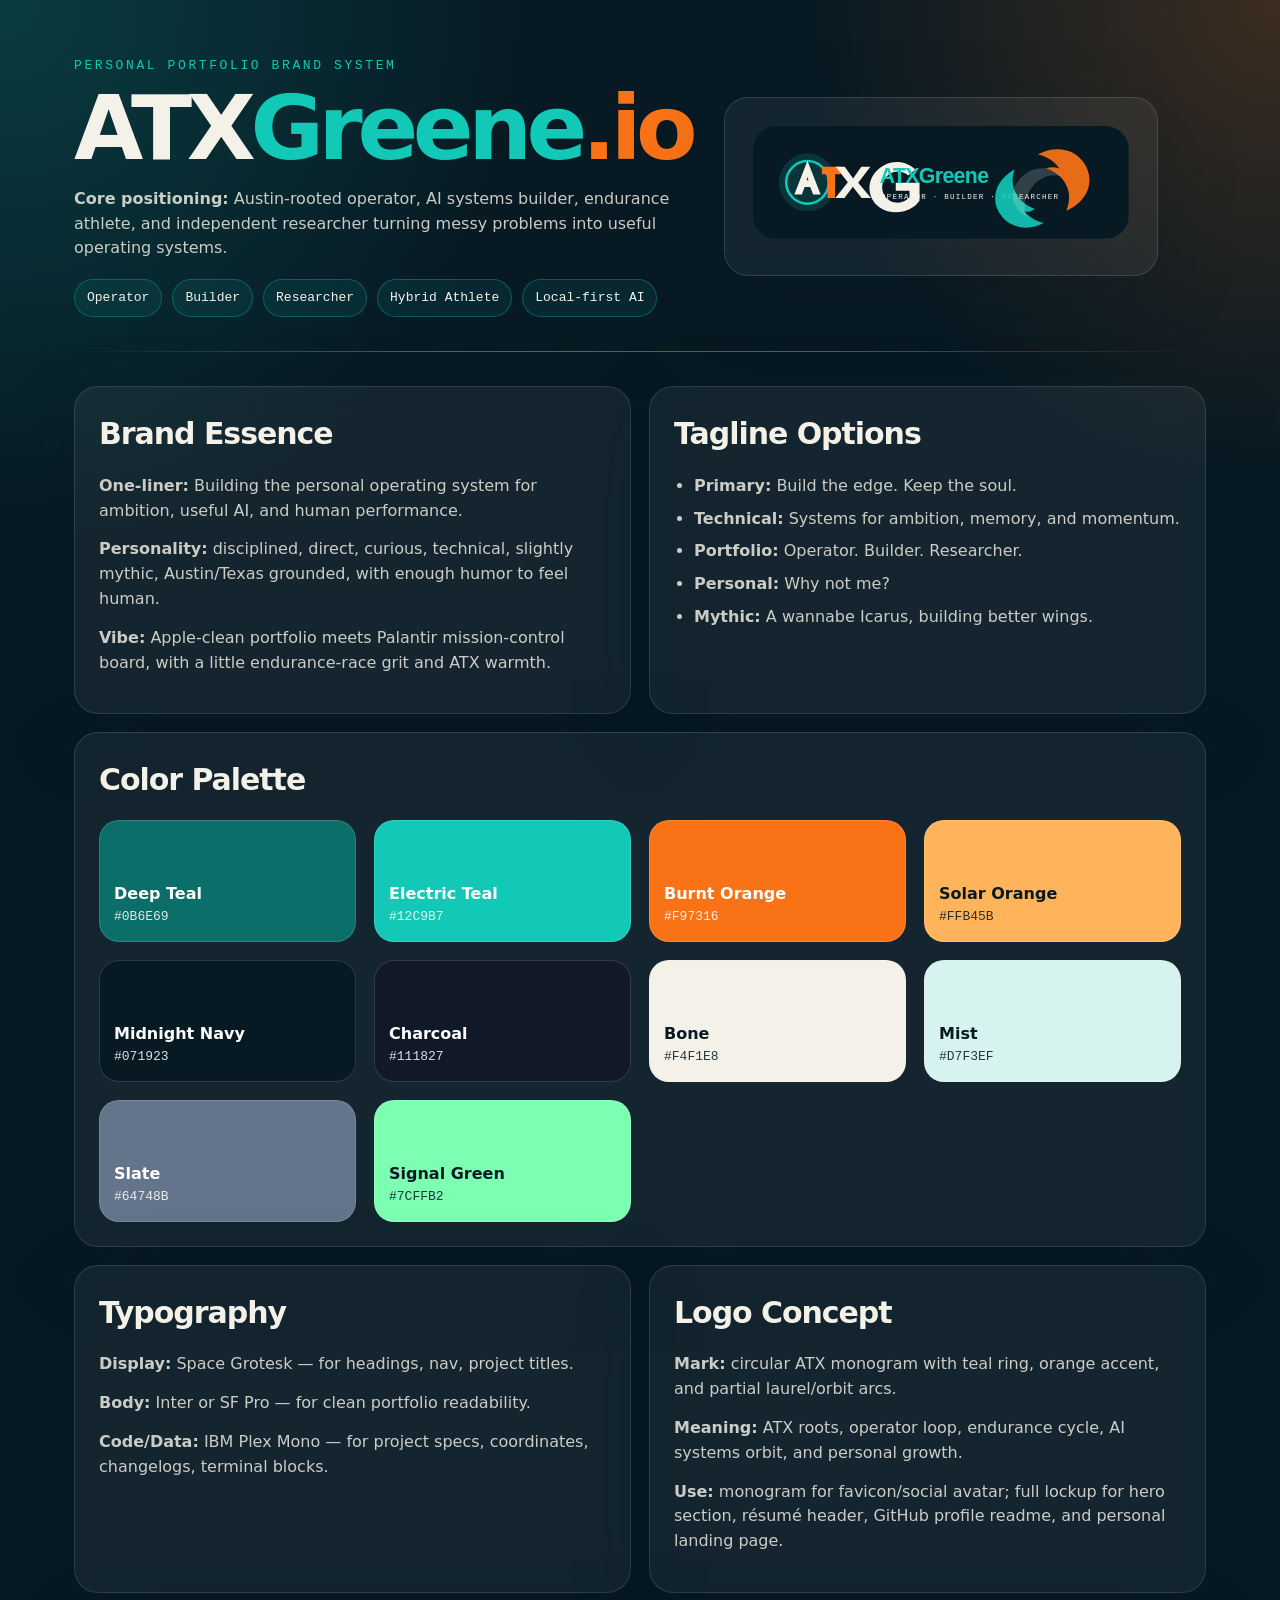
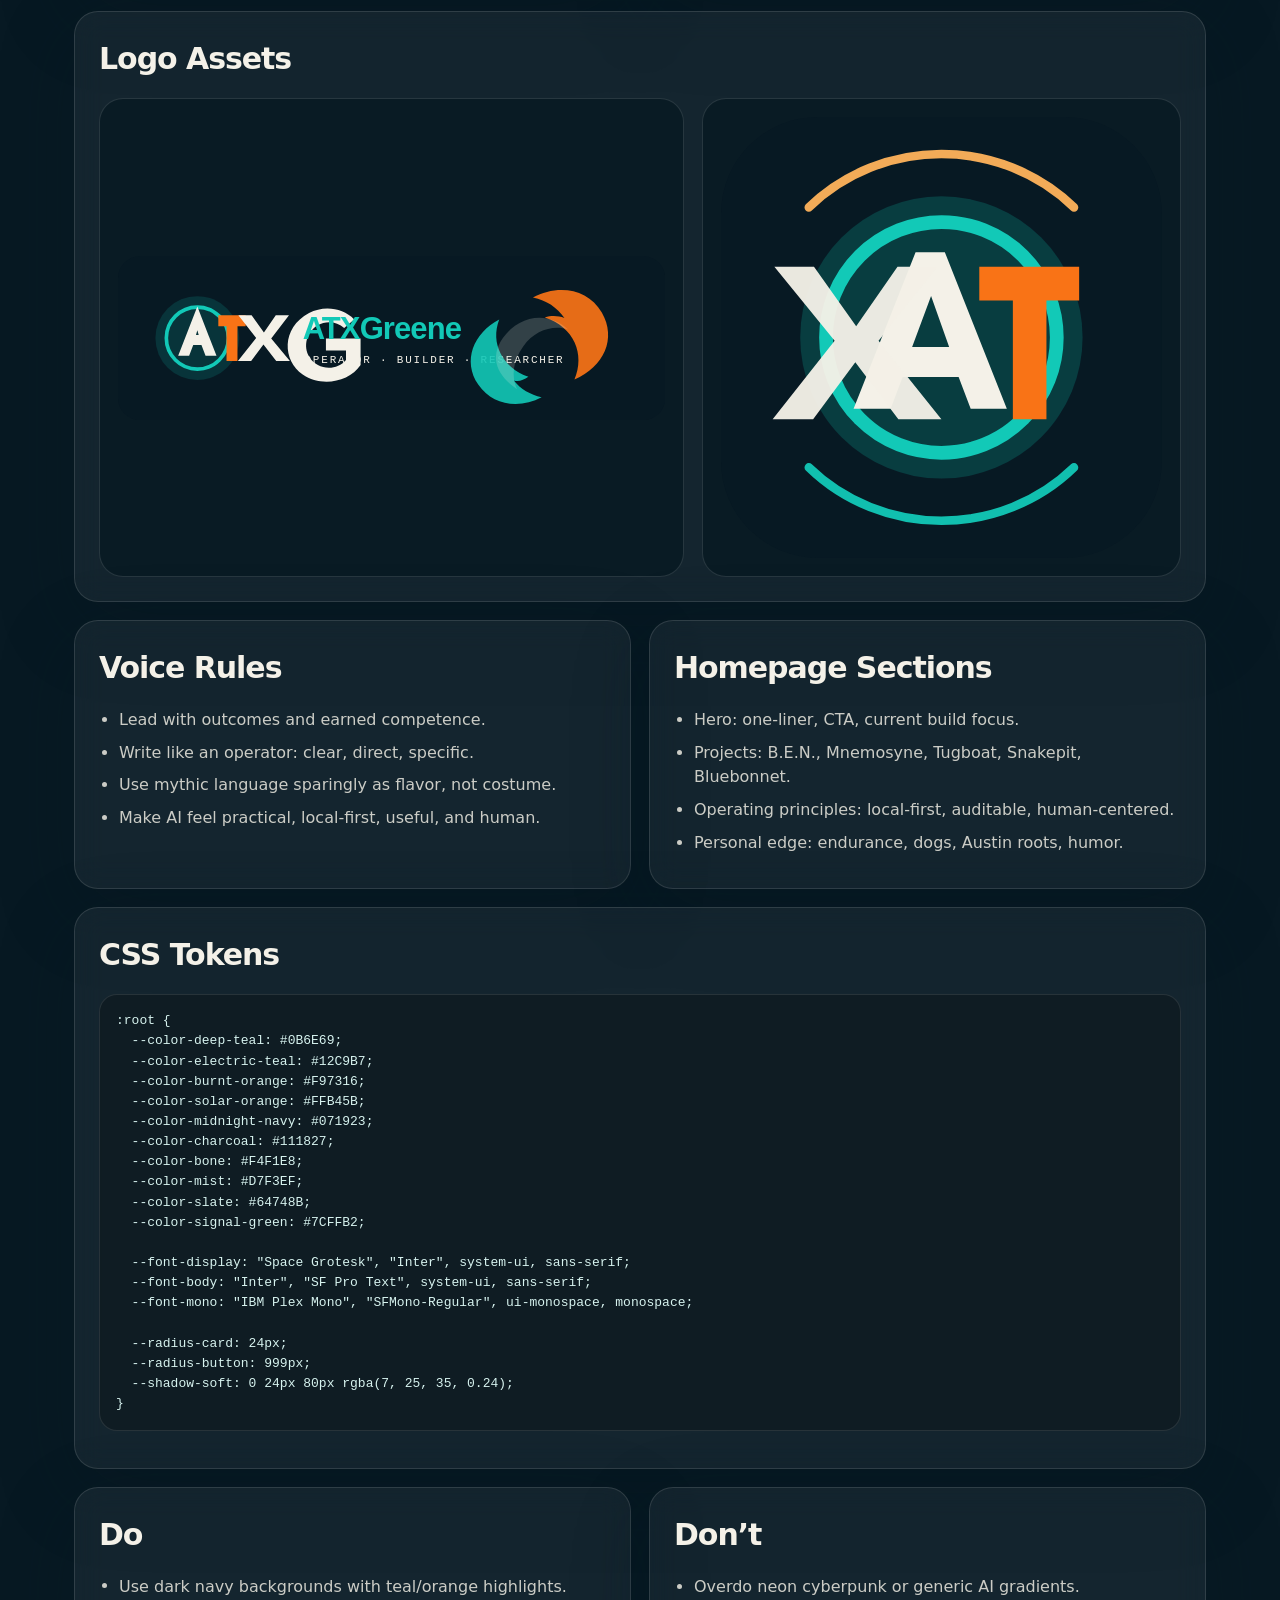
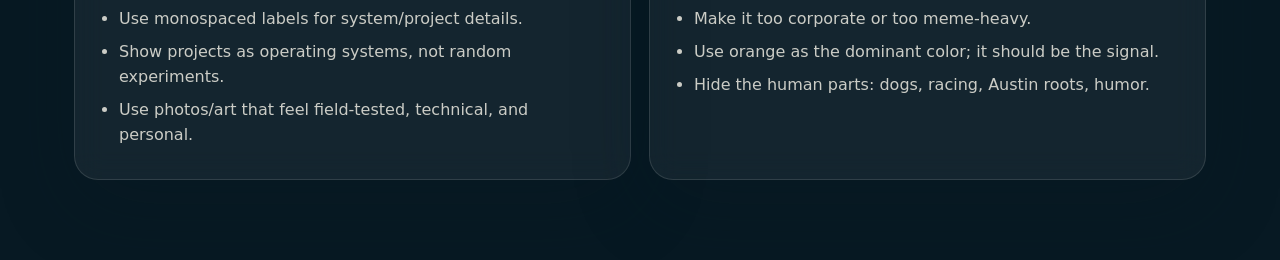
<file: brand/atxgreene-brand-cheat-sheet.html>
<!doctype html>
<html lang="en">
<head>
  <meta charset="utf-8">
  <meta name="viewport" content="width=device-width, initial-scale=1">
  <title>ATXGreene.io Brand Cheat Sheet</title>
  <style>
    :root {
  --color-deep-teal: #0B6E69;
  --color-electric-teal: #12C9B7;
  --color-burnt-orange: #F97316;
  --color-solar-orange: #FFB45B;
  --color-midnight-navy: #071923;
  --color-charcoal: #111827;
  --color-bone: #F4F1E8;
  --color-mist: #D7F3EF;
  --color-slate: #64748B;
  --color-signal-green: #7CFFB2;

  --font-display: "Space Grotesk", "Inter", system-ui, sans-serif;
  --font-body: "Inter", "SF Pro Text", system-ui, sans-serif;
  --font-mono: "IBM Plex Mono", "SFMono-Regular", ui-monospace, monospace;

  --radius-card: 24px;
  --radius-button: 999px;
  --shadow-soft: 0 24px 80px rgba(7, 25, 35, 0.24);
}

    * { box-sizing: border-box; }
    body {
      margin: 0;
      background:
        radial-gradient(circle at top left, rgba(18,201,183,.20), transparent 34rem),
        radial-gradient(circle at top right, rgba(249,115,22,.22), transparent 30rem),
        var(--color-midnight-navy);
      color: var(--color-bone);
      font-family: var(--font-body);
      line-height: 1.55;
    }
    .wrap { max-width: 1180px; margin: 0 auto; padding: 56px 24px 80px; }
    header {
      display: grid;
      grid-template-columns: 1.1fr .9fr;
      gap: 32px;
      align-items: center;
      margin-bottom: 32px;
    }
    .eyebrow {
      color: var(--color-electric-teal);
      font-family: var(--font-mono);
      letter-spacing: .2em;
      text-transform: uppercase;
      font-size: 13px;
    }
    h1 {
      font-family: var(--font-display);
      font-size: clamp(48px, 7vw, 92px);
      line-height: .9;
      letter-spacing: -0.06em;
      margin: 12px 0 18px;
    }
    h2 {
      font-family: var(--font-display);
      font-size: 30px;
      margin: 0 0 16px;
      letter-spacing: -0.035em;
    }
    h3 {
      font-family: var(--font-display);
      margin: 0 0 8px;
      letter-spacing: -0.025em;
    }
    p { color: rgba(244,241,232,.82); margin: 0 0 14px; }
    .hero-card, .card {
      background: rgba(255,255,255,.055);
      border: 1px solid rgba(255,255,255,.12);
      box-shadow: var(--shadow-soft);
      border-radius: var(--radius-card);
      backdrop-filter: blur(14px);
    }
    .hero-card { padding: 28px; }
    .hero-card svg { width: 100%; height: auto; border-radius: 24px; }
    .grid { display: grid; gap: 18px; }
    .grid.two { grid-template-columns: repeat(2, minmax(0, 1fr)); }
    .grid.three { grid-template-columns: repeat(3, minmax(0, 1fr)); }
    .grid.four { grid-template-columns: repeat(4, minmax(0, 1fr)); }
    .card { padding: 24px; }
    .pill-row { display: flex; flex-wrap: wrap; gap: 10px; margin-top: 18px; }
    .pill {
      border: 1px solid rgba(18,201,183,.32);
      background: rgba(18,201,183,.09);
      color: var(--color-bone);
      border-radius: 999px;
      padding: 8px 12px;
      font-family: var(--font-mono);
      font-size: 13px;
    }
    .swatch {
      min-height: 122px;
      border-radius: 20px;
      padding: 14px;
      display: flex;
      flex-direction: column;
      justify-content: end;
      border: 1px solid rgba(255,255,255,.14);
      color: #fff;
    }
    .swatch.light { color: #071923; }
    .name { font-weight: 800; }
    .hex { font-family: var(--font-mono); font-size: 13px; opacity: .86; }
    .logo-row { display: grid; grid-template-columns: 1.1fr .9fr; gap: 18px; align-items: stretch; }
    .logo-box {
      background: rgba(7,25,35,.74);
      border: 1px solid rgba(255,255,255,.12);
      border-radius: 24px;
      padding: 18px;
      display: grid;
      place-items: center;
    }
    .logo-box svg { max-width: 100%; height: auto; }
    code, pre {
      font-family: var(--font-mono);
      color: var(--color-mist);
    }
    pre {
      overflow: auto;
      background: rgba(0,0,0,.24);
      border: 1px solid rgba(255,255,255,.10);
      border-radius: 18px;
      padding: 16px;
      font-size: 13px;
    }
    .orange { color: var(--color-burnt-orange); }
    .teal { color: var(--color-electric-teal); }
    .rule { height: 1px; background: linear-gradient(90deg, transparent, rgba(18,201,183,.6), rgba(249,115,22,.55), transparent); margin: 34px 0; }
    .do-dont { display: grid; grid-template-columns: 1fr 1fr; gap: 18px; }
    ul { margin: 0; padding-left: 20px; color: rgba(244,241,232,.82); }
    li { margin: 8px 0; }
    @media (max-width: 860px) {
      header, .grid.two, .grid.three, .grid.four, .logo-row, .do-dont { grid-template-columns: 1fr; }
    }
  </style>
</head>
<body>
  <main class="wrap">
    <header>
      <section>
        <div class="eyebrow">Personal Portfolio Brand System</div>
        <h1>ATX<span class="teal">Greene</span><span class="orange">.io</span></h1>
        <p><strong>Core positioning:</strong> Austin-rooted operator, AI systems builder, endurance athlete, and independent researcher turning messy problems into useful operating systems.</p>
        <div class="pill-row">
          <span class="pill">Operator</span>
          <span class="pill">Builder</span>
          <span class="pill">Researcher</span>
          <span class="pill">Hybrid Athlete</span>
          <span class="pill">Local-first AI</span>
        </div>
      </section>
      <aside class="hero-card">
        <svg width="1200" height="360" viewBox="0 0 1200 360" fill="none" xmlns="http://www.w3.org/2000/svg" role="img" aria-labelledby="title desc">
  <title id="title">ATXGreene logo</title>
  <desc id="desc">A teal and orange monogram logo for Austin Greene's personal portfolio.</desc>
  <rect width="1200" height="360" rx="48" fill="#071923"/>
  <circle cx="174" cy="180" r="92" fill="#0B6E69" opacity="0.32"/>
  <circle cx="174" cy="180" r="68" stroke="#12C9B7" stroke-width="8"/>
  <path d="M132 219L174 111L216 219H192L183 195H165L156 219H132ZM171 173H177L174 163L171 173Z" fill="#F4F1E8"/>
  <path d="M220 130H280V154H262V230H238V154H220V130Z" fill="#F97316"/>
  <path d="M293 130L320 168L346 130H375L336 181L377 230H347L319 194L292 230H263L303 180L264 130H293Z" fill="#F4F1E8"/>
  <path d="M419 125C451 108 493 113 518 139L496 158C480 143 456 141 438 152C414 166 405 198 420 222C437 250 479 253 500 228V207H456V181H532V239C506 277 446 288 405 260C361 230 357 158 419 125Z" fill="#F4F1E8"/>
  <text x="405" y="183" fill="#12C9B7" font-family="Space Grotesk, Inter, Arial, sans-serif" font-size="68" font-weight="700" letter-spacing="-2">ATXGreene</text>
  <text x="409" y="234" fill="#F4F1E8" font-family="IBM Plex Mono, SFMono-Regular, monospace" font-size="24" letter-spacing="4">OPERATOR · BUILDER · RESEARCHER</text>
  <path d="M936 135C1000 156 1025 215 1001 271C1066 243 1094 181 1061 124C1030 70 963 62 910 91C940 97 963 113 979 136C965 131 951 130 936 135Z" fill="#F97316" opacity="0.92"/>
  <path d="M900 265C843 244 816 191 836 139C779 169 755 230 790 282C821 328 880 336 929 310C904 304 883 292 868 273C878 276 889 273 900 265Z" fill="#12C9B7" opacity="0.9"/>
  <path d="M844 180C880 129 943 120 987 161C953 151 914 163 889 198C866 229 862 265 875 292C833 263 813 225 844 180Z" fill="#F4F1E8" opacity="0.18"/>
</svg>

      </aside>
    </header>

    <div class="rule"></div>

    <section class="grid two">
      <div class="card">
        <h2>Brand Essence</h2>
        <p><strong>One-liner:</strong> Building the personal operating system for ambition, useful AI, and human performance.</p>
        <p><strong>Personality:</strong> disciplined, direct, curious, technical, slightly mythic, Austin/Texas grounded, with enough humor to feel human.</p>
        <p><strong>Vibe:</strong> Apple-clean portfolio meets Palantir mission-control board, with a little endurance-race grit and ATX warmth.</p>
      </div>
      <div class="card">
        <h2>Tagline Options</h2>
        <ul>
          <li><strong>Primary:</strong> Build the edge. Keep the soul.</li>
          <li><strong>Technical:</strong> Systems for ambition, memory, and momentum.</li>
          <li><strong>Portfolio:</strong> Operator. Builder. Researcher.</li>
          <li><strong>Personal:</strong> Why not me?</li>
          <li><strong>Mythic:</strong> A wannabe Icarus, building better wings.</li>
        </ul>
      </div>
    </section>

    <section class="card" style="margin-top:18px;">
      <h2>Color Palette</h2>
      <div class="grid four">
        <div class="swatch " style="background:#0B6E69;"><span class="name">Deep Teal</span><span class="hex">#0B6E69</span></div><div class="swatch " style="background:#12C9B7;"><span class="name">Electric Teal</span><span class="hex">#12C9B7</span></div><div class="swatch " style="background:#F97316;"><span class="name">Burnt Orange</span><span class="hex">#F97316</span></div><div class="swatch light" style="background:#FFB45B;"><span class="name">Solar Orange</span><span class="hex">#FFB45B</span></div><div class="swatch " style="background:#071923;"><span class="name">Midnight Navy</span><span class="hex">#071923</span></div><div class="swatch " style="background:#111827;"><span class="name">Charcoal</span><span class="hex">#111827</span></div><div class="swatch light" style="background:#F4F1E8;"><span class="name">Bone</span><span class="hex">#F4F1E8</span></div><div class="swatch light" style="background:#D7F3EF;"><span class="name">Mist</span><span class="hex">#D7F3EF</span></div><div class="swatch " style="background:#64748B;"><span class="name">Slate</span><span class="hex">#64748B</span></div><div class="swatch light" style="background:#7CFFB2;"><span class="name">Signal Green</span><span class="hex">#7CFFB2</span></div>
      </div>
    </section>

    <section class="grid two" style="margin-top:18px;">
      <div class="card">
        <h2>Typography</h2>
        <p><strong>Display:</strong> Space Grotesk — for headings, nav, project titles.</p>
        <p><strong>Body:</strong> Inter or SF Pro — for clean portfolio readability.</p>
        <p><strong>Code/Data:</strong> IBM Plex Mono — for project specs, coordinates, changelogs, terminal blocks.</p>
      </div>
      <div class="card">
        <h2>Logo Concept</h2>
        <p><strong>Mark:</strong> circular ATX monogram with teal ring, orange accent, and partial laurel/orbit arcs.</p>
        <p><strong>Meaning:</strong> ATX roots, operator loop, endurance cycle, AI systems orbit, and personal growth.</p>
        <p><strong>Use:</strong> monogram for favicon/social avatar; full lockup for hero section, résumé header, GitHub profile readme, and personal landing page.</p>
      </div>
    </section>

    <section class="card" style="margin-top:18px;">
      <h2>Logo Assets</h2>
      <div class="logo-row">
        <div class="logo-box"><svg width="1200" height="360" viewBox="0 0 1200 360" fill="none" xmlns="http://www.w3.org/2000/svg" role="img" aria-labelledby="title desc">
  <title id="title">ATXGreene logo</title>
  <desc id="desc">A teal and orange monogram logo for Austin Greene's personal portfolio.</desc>
  <rect width="1200" height="360" rx="48" fill="#071923"/>
  <circle cx="174" cy="180" r="92" fill="#0B6E69" opacity="0.32"/>
  <circle cx="174" cy="180" r="68" stroke="#12C9B7" stroke-width="8"/>
  <path d="M132 219L174 111L216 219H192L183 195H165L156 219H132ZM171 173H177L174 163L171 173Z" fill="#F4F1E8"/>
  <path d="M220 130H280V154H262V230H238V154H220V130Z" fill="#F97316"/>
  <path d="M293 130L320 168L346 130H375L336 181L377 230H347L319 194L292 230H263L303 180L264 130H293Z" fill="#F4F1E8"/>
  <path d="M419 125C451 108 493 113 518 139L496 158C480 143 456 141 438 152C414 166 405 198 420 222C437 250 479 253 500 228V207H456V181H532V239C506 277 446 288 405 260C361 230 357 158 419 125Z" fill="#F4F1E8"/>
  <text x="405" y="183" fill="#12C9B7" font-family="Space Grotesk, Inter, Arial, sans-serif" font-size="68" font-weight="700" letter-spacing="-2">ATXGreene</text>
  <text x="409" y="234" fill="#F4F1E8" font-family="IBM Plex Mono, SFMono-Regular, monospace" font-size="24" letter-spacing="4">OPERATOR · BUILDER · RESEARCHER</text>
  <path d="M936 135C1000 156 1025 215 1001 271C1066 243 1094 181 1061 124C1030 70 963 62 910 91C940 97 963 113 979 136C965 131 951 130 936 135Z" fill="#F97316" opacity="0.92"/>
  <path d="M900 265C843 244 816 191 836 139C779 169 755 230 790 282C821 328 880 336 929 310C904 304 883 292 868 273C878 276 889 273 900 265Z" fill="#12C9B7" opacity="0.9"/>
  <path d="M844 180C880 129 943 120 987 161C953 151 914 163 889 198C866 229 862 265 875 292C833 263 813 225 844 180Z" fill="#F4F1E8" opacity="0.18"/>
</svg>
</div>
        <div class="logo-box"><svg width="512" height="512" viewBox="0 0 512 512" fill="none" xmlns="http://www.w3.org/2000/svg" role="img" aria-labelledby="title desc">
  <title id="title">ATXGreene monogram</title>
  <desc id="desc">Circular ATX monogram mark in teal, orange, and bone.</desc>
  <rect width="512" height="512" rx="112" fill="#071923"/>
  <circle cx="256" cy="256" r="164" fill="#0B6E69" opacity="0.42"/>
  <circle cx="256" cy="256" r="134" stroke="#12C9B7" stroke-width="16"/>
  <path d="M154 339L226 157H260L332 339H290L276 302H211L197 339H154ZM222 267H265L244 208L222 267Z" fill="#F4F1E8"/>
  <path d="M300 174H416V213H378V351H339V213H300V174Z" fill="#F97316"/>
  <path d="M108 174L157 243L205 174H252L183 260L256 351H206L156 285L107 351H60L132 260L62 174H108Z" fill="#F4F1E8" opacity="0.96"/>
  <path d="M102 105C143 65 199 43 256 43C313 43 369 65 410 105" stroke="#FFB45B" stroke-width="10" stroke-linecap="round" opacity="0.95"/>
  <path d="M410 407C369 447 313 469 256 469C199 469 143 447 102 407" stroke="#12C9B7" stroke-width="10" stroke-linecap="round" opacity="0.95"/>
</svg>
</div>
      </div>
    </section>

    <section class="grid two" style="margin-top:18px;">
      <div class="card">
        <h2>Voice Rules</h2>
        <ul>
          <li>Lead with outcomes and earned competence.</li>
          <li>Write like an operator: clear, direct, specific.</li>
          <li>Use mythic language sparingly as flavor, not costume.</li>
          <li>Make AI feel practical, local-first, useful, and human.</li>
        </ul>
      </div>
      <div class="card">
        <h2>Homepage Sections</h2>
        <ul>
          <li>Hero: one-liner, CTA, current build focus.</li>
          <li>Projects: B.E.N., Mnemosyne, Tugboat, Snakepit, Bluebonnet.</li>
          <li>Operating principles: local-first, auditable, human-centered.</li>
          <li>Personal edge: endurance, dogs, Austin roots, humor.</li>
        </ul>
      </div>
    </section>

    <section class="card" style="margin-top:18px;">
      <h2>CSS Tokens</h2>
      <pre>:root {
  --color-deep-teal: #0B6E69;
  --color-electric-teal: #12C9B7;
  --color-burnt-orange: #F97316;
  --color-solar-orange: #FFB45B;
  --color-midnight-navy: #071923;
  --color-charcoal: #111827;
  --color-bone: #F4F1E8;
  --color-mist: #D7F3EF;
  --color-slate: #64748B;
  --color-signal-green: #7CFFB2;

  --font-display: &quot;Space Grotesk&quot;, &quot;Inter&quot;, system-ui, sans-serif;
  --font-body: &quot;Inter&quot;, &quot;SF Pro Text&quot;, system-ui, sans-serif;
  --font-mono: &quot;IBM Plex Mono&quot;, &quot;SFMono-Regular&quot;, ui-monospace, monospace;

  --radius-card: 24px;
  --radius-button: 999px;
  --shadow-soft: 0 24px 80px rgba(7, 25, 35, 0.24);
}</pre>
    </section>

    <section class="do-dont" style="margin-top:18px;">
      <div class="card">
        <h2>Do</h2>
        <ul>
          <li>Use dark navy backgrounds with teal/orange highlights.</li>
          <li>Use monospaced labels for system/project details.</li>
          <li>Show projects as operating systems, not random experiments.</li>
          <li>Use photos/art that feel field-tested, technical, and personal.</li>
        </ul>
      </div>
      <div class="card">
        <h2>Don’t</h2>
        <ul>
          <li>Overdo neon cyberpunk or generic AI gradients.</li>
          <li>Make it too corporate or too meme-heavy.</li>
          <li>Use orange as the dominant color; it should be the signal.</li>
          <li>Hide the human parts: dogs, racing, Austin roots, humor.</li>
        </ul>
      </div>
    </section>
  </main>
</body>
</html>
</file>
